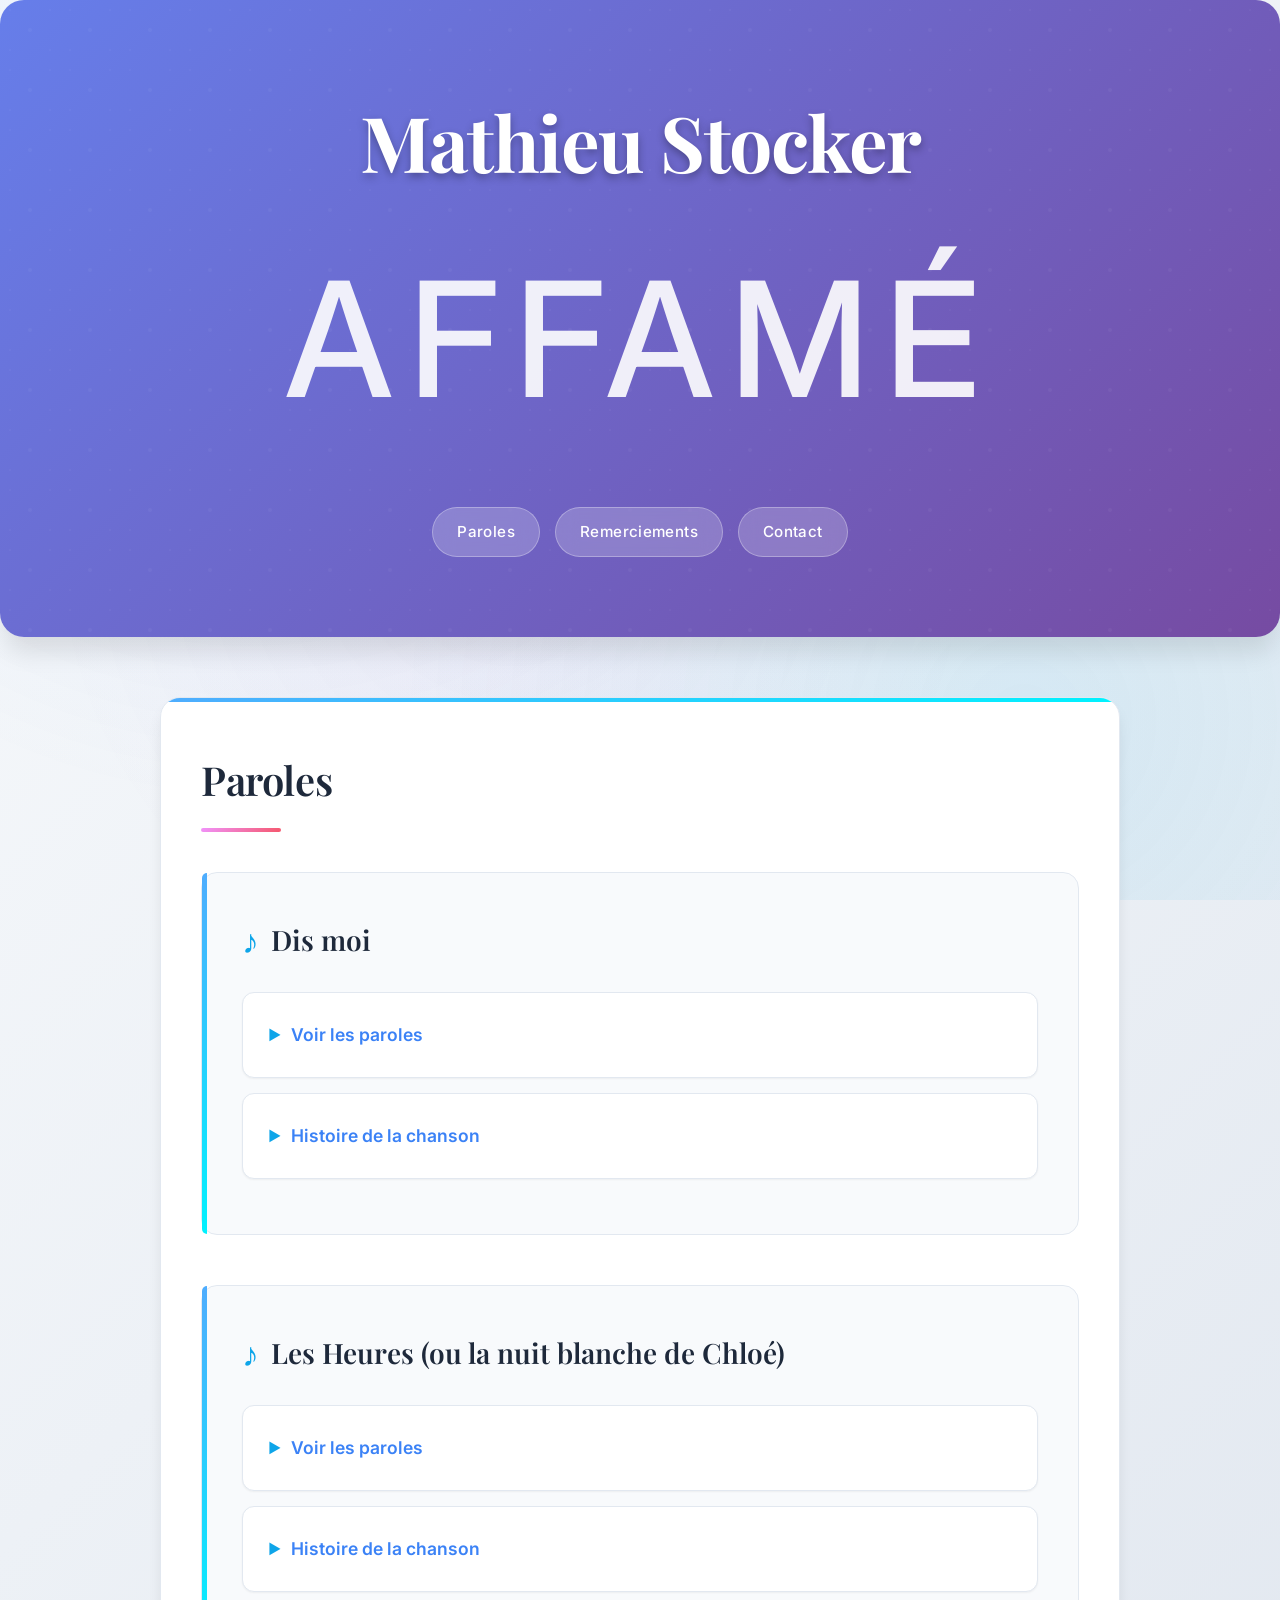
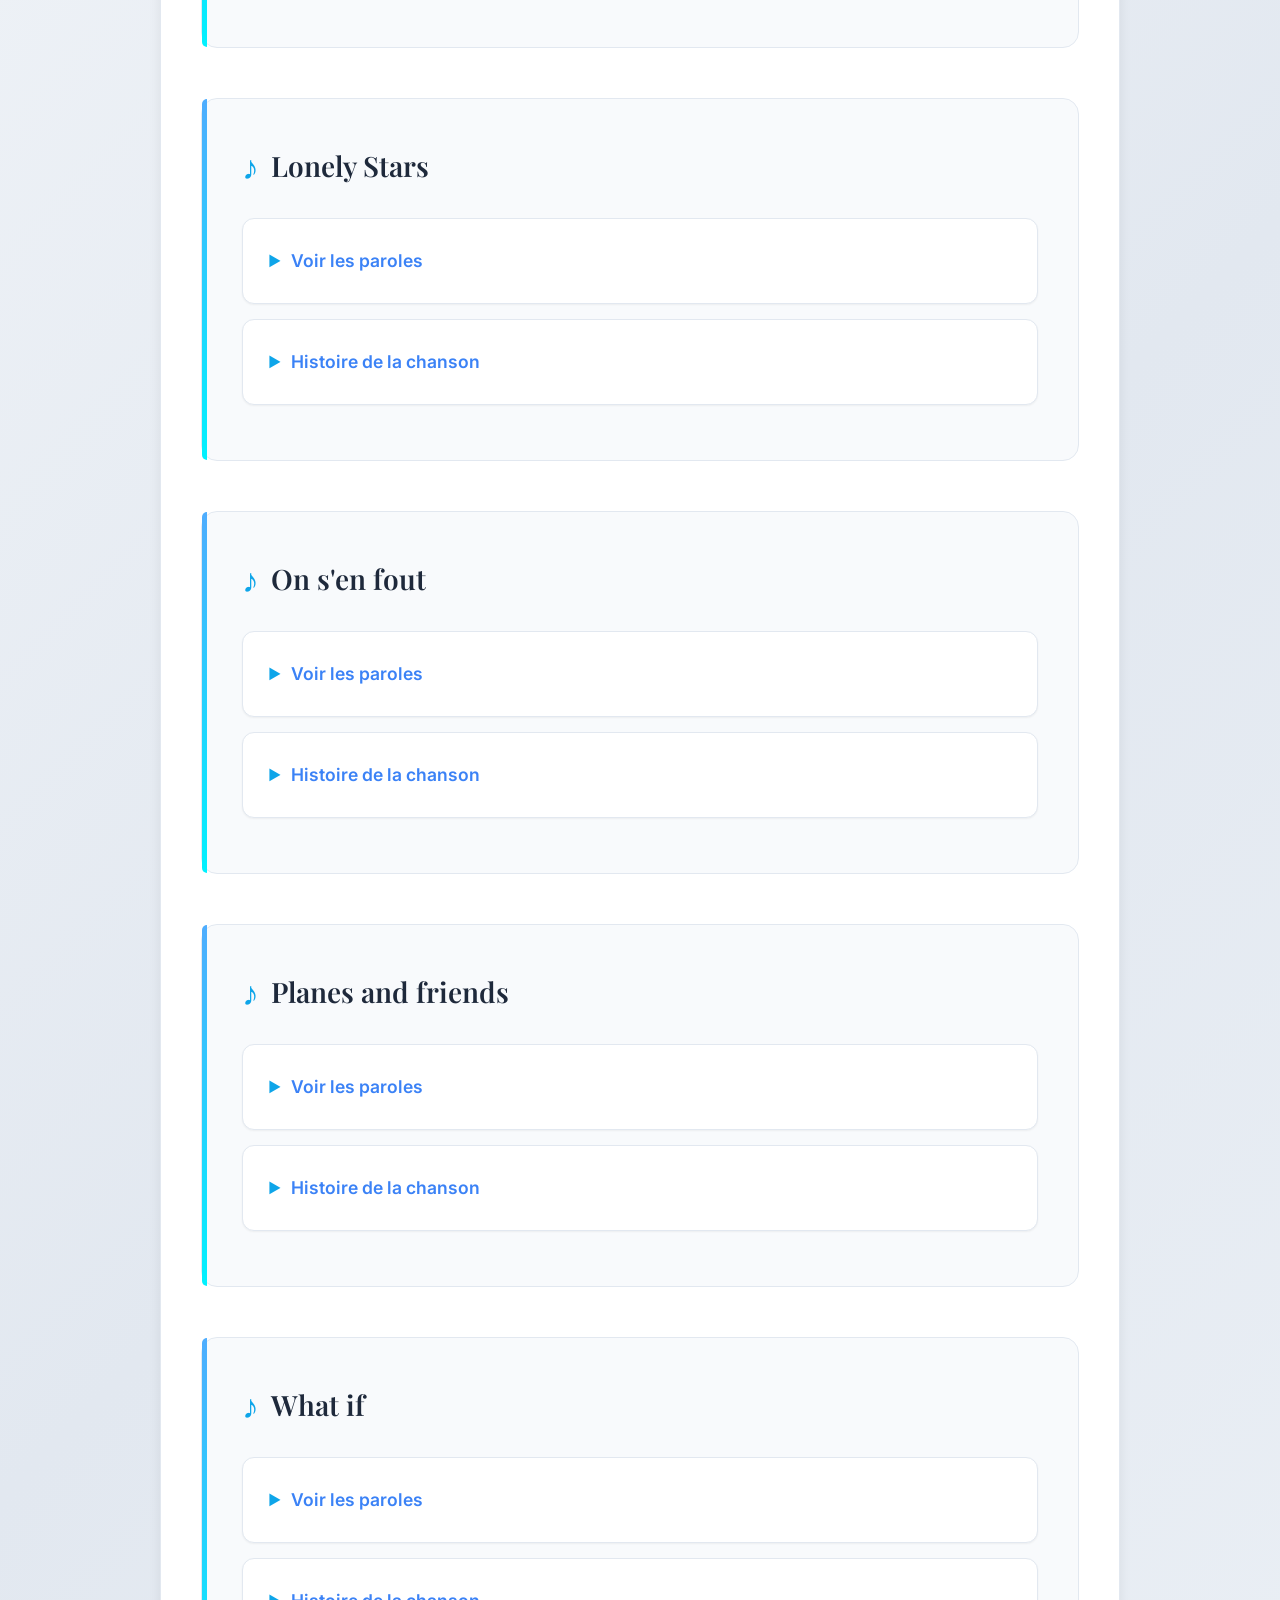
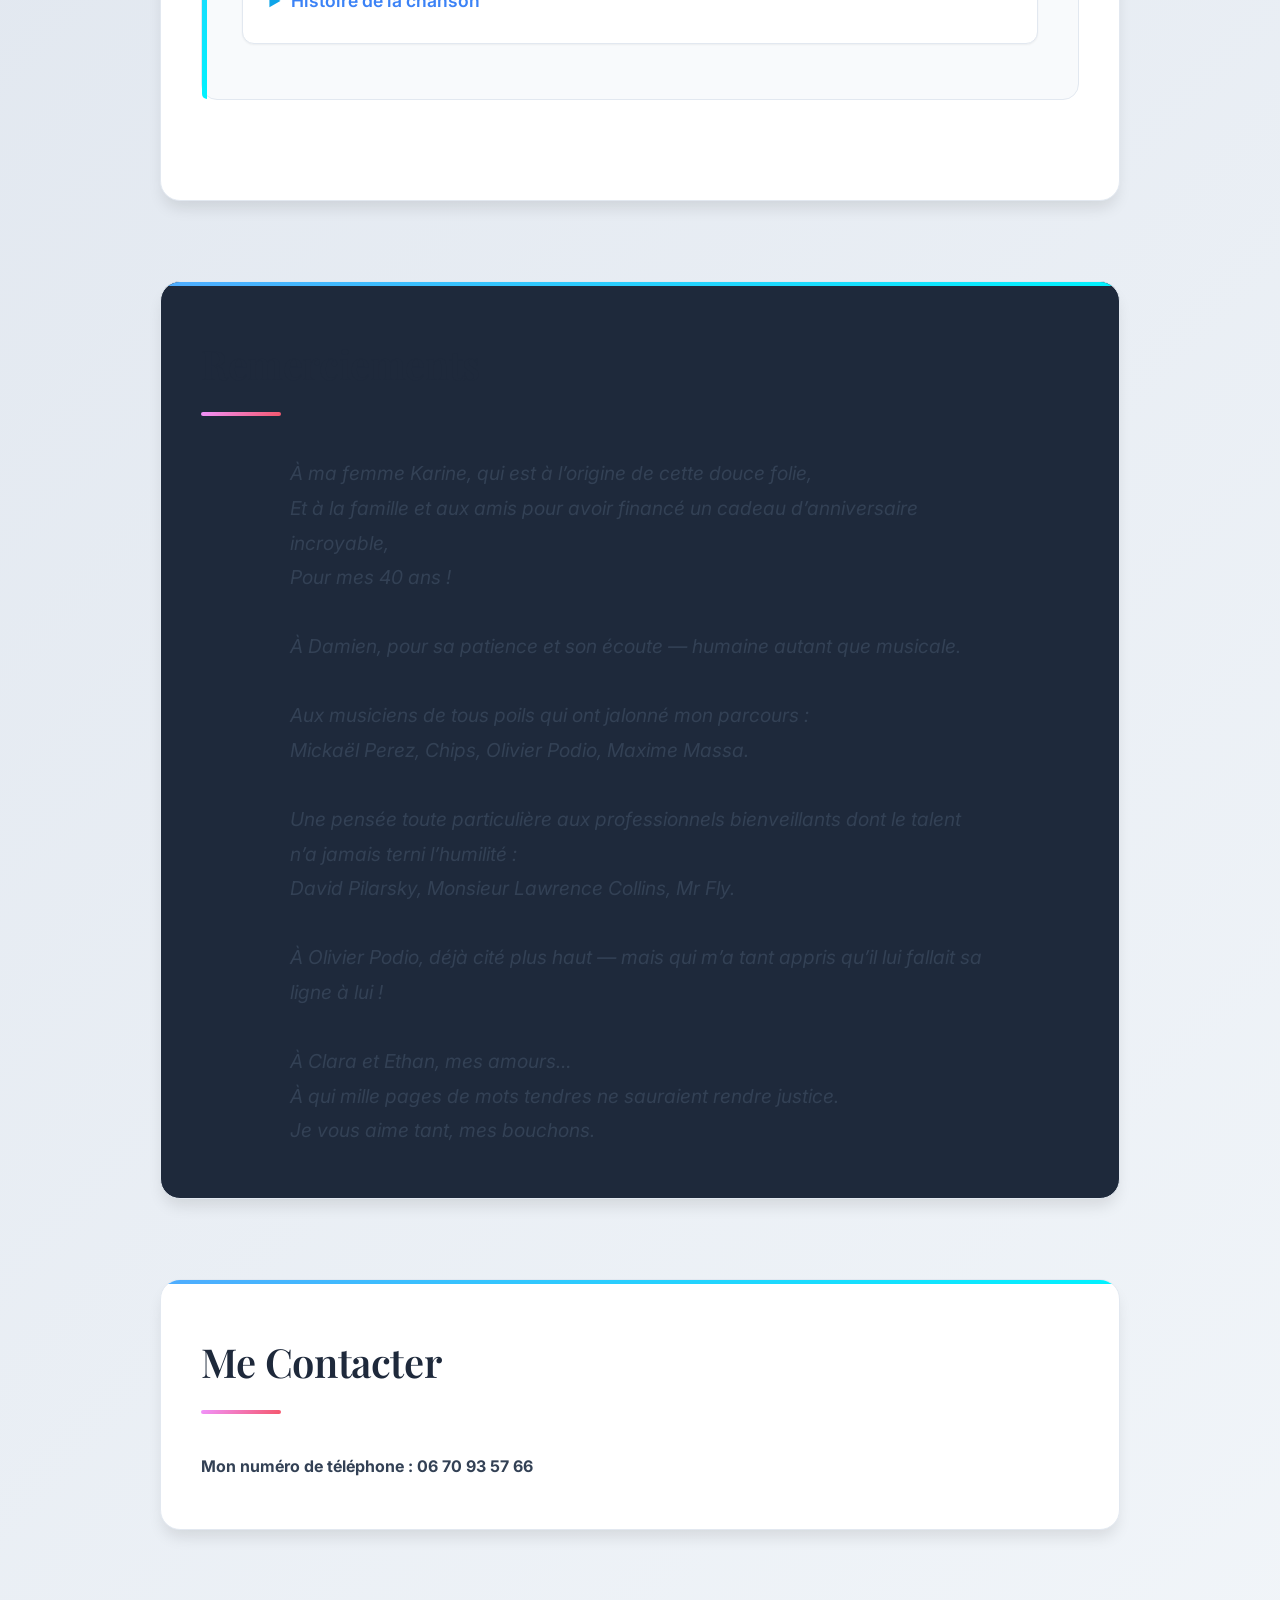
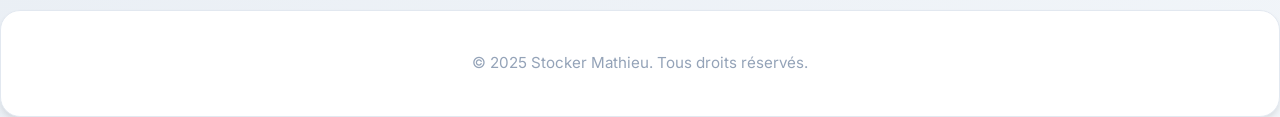
<file: index.html>
<!DOCTYPE html>
<html lang="fr">
<head>
  <meta charset="UTF-8">
  <meta name="viewport" content="width=device-width, initial-scale=1">
  <title>Mathieu Stocker - Livret</title>
  <link rel="stylesheet" href="./style.css">
</head>
<body>

  <header>
    <h1>Mathieu Stocker</h1>
    <p class="album-title">Affamé</p>
    <nav>
      <a href="#paroles">Paroles</a>
      <a href="#remerciements">Remerciements</a>
      <a href="#contact">Contact</a>
    </nav>
  </header>

  <main>
    <section id="paroles">
      <h2>Paroles</h2>

      <article class="chanson">
  <h3>Dis moi</h3>
  <details>
    <summary>Voir les paroles</summary>
    <pre>
---<b>Couplet 1</b>---
Tu disais qu’il n’y a rien sous ton armure
Pas l’ombre d’une fêlure
Sous ta peau de bébé

Finalement tu mentais, j’en étais sûr
Toi qui jouais les durs
Que t’est-il arrivé ?

C’est vrai, la vie nous a tous pris de court
Emportant pour toujours
Ce qu’on croyait éternel

Regarde sur nos visages l’eau qui coule
Sur toutes les joues autour
Les traces des larmes cruelles

---<b>Refrain</b>---
Tu t’es toujours moqué
De ma larme écrasée
Quand le moindre chagrin
Mouille le dos de ma main

L’ironie inoxydable
De ton sourire impeccable
Semble si loin ce soir

---<b>Pont</b>---
Dis-moi si là
Tu te sens toujours aussi fort
Dis-moi si là
Tu ris toujours aussi fort
Dis-moi si là
Tu penses encore que j’ai tort

---<b>Couplet 2</b>---
De l’eau, un sparadrap et un baiser
Sur un cœur arraché
Je sais, c’est pas grand-chose

Laisse-toi enfin aller dans cet espace-là
Qui s’ouvre entre mes bras
Accorde-toi une pause

Vas-y pleure
Laisse sortir tout ça
Dépose le poids de ta force qui t’aveugle

---<b>Refrain</b>---
Tu t’es toujours moqué
De ma larme écrasée
Quand le moindre chagrin
Mouille le dos de ma main

L’ironie inoxydable
De ton sourire impeccable
Semble si loin ce soir

---<b>Pont</b>---
Dis-moi si là
Tu te sens toujours aussi fort
Dis-moi si là
Tu ris toujours aussi fort
Dis-moi si là
Tu penses encore que j’ai tort
</pre>
</details>
<details>
<summary>Histoire de la chanson</summary>
<p>
À Jean-Jacques Goldman,<br>
Qui a sans doute influencé cette ligne mélodique,<br>
Peut-être plus que les autres.<br>

À Tiphaine Rollin,<br>
Qui a posé sa jolie voix sur ce titre,<br>
À la faveur d’une belle rencontre, il y a bien longtemps.<br>
<br>
Au temps qu’il m’a fallu pour terminer cette chanson (plus de dix ans !),<br>
Qui a connu d’autres rimes,<br>
D’autres histoires,<br>
Et bien des hésitations.
</p>
</details>

</article>

      <article class="chanson">
  <h3>Les Heures (ou la nuit blanche de Chloé)</h3>
  <details>
    <summary>Voir les paroles</summary>
    <pre>
---<b>Couplet 1</b>---
J’ai pas été habituée
À autre chose qu’un défilé
D’hommes qui en voulaient
À ma tranquillité
Et qui promettaient bien plus qu’ils ne pouvaient

---<b>Couplet 2</b>---
Pourtant, je ne demandais rien
Pas de prince charmant au sourire divin
Ni de mec marrant, ni de philosophe serein
Pas de chevalier me servant jusqu’à la Saint-Glinglin...

---<b>Refrain</b>---
J’ai pas dormi de la nuit
Assise au bord de mon lit
J’attendais que les heures passent
Immobiles, comme si
Tu leur avais jeté un sort
À ces heures où tout le monde dort
Je n’ai cessé de penser à toi
En regardant dehors

---<b>Couplet 3</b>---
Depuis que je suis toute petite
Les contes de fées parfumés à la violette
Aux extraits de guimauve me font tourner la tête
Comme une girouette un lendemain de fête

---<b>Couplet 4</b>---
Moi qui trouvais idiots les amoureux
Qui rêvent à leur chérie en contemplant les cieux
Comme si de leur vie ils n’avaient rien vu d’aussi bleu,
Même quand ils plantent leurs yeux dans l’azur pluvieux

---<b>Refrain</b>---
J’ai pas dormi de la nuit
Assise au bord de mon lit
J’attendais que les heures passent
Immobiles, comme si
Tu leur avais jeté un sort
À ces heures où tout le monde dort
Je n’ai cessé de penser à toi
En regardant dehors

---<b>Couplet 5</b>---
Les ailes qui poussent dans mon dos
Me chatouillent les idéaux
Mon esprit a quitté mon cerveau
Il est descendu d’un niveau,
Là, juste au niveau du cœur...

---<b>Refrain</b>---
J’ai pas dormi de la nuit
Assise au bord de mon lit
J’attendais que les heures passent
Immobiles, comme si
Tu leur avais jeté un sort
À ces heures où tout le monde dort
Je n’ai cessé de penser à toi
En regardant dehors
</pre>
</details>
<details>
<summary>Histoire de la chanson</summary>
<p>
À Chloé Ernest,<br>
Ce morceau n’existe que pour toi,<br>
Ta voix, et tes yeux pétillants.<br>
Tu le chantes bien mieux que moi...<br>
<br>
Si ce titre finit sur un album complet,<br>
Je ne te laisse pas d’autre choix<br>
Que de prendre place derrière le micro.<br>
Ces mots sont les premiers que nous ayons échangés,<br>
Avant même d’avoir entendu le son de ta voix.<br>
<br>
À Aurore Beneteau,<br>
Qui m’a offert le ukulélé<br>
Qui aurait dû sonner sur ce titre…<br>
Ça n’a pas marché,<br>
Mais la prochaine sera la bonne.
</p>
</details>

</article>
      <article class="chanson">
  <h3>Lonely Stars</h3>
  <details>
    <summary>Voir les paroles</summary>
    <pre>
---<b>Couplet 1</b>---
It took me quite a long time
To make my way out of this bar
I don’t really remember why

I only had one whiskey glass
That was just refilled several times
Can you tell me what’s wrong with that?

---<b>Couplet 2</b>---
I finally managed to reach
The door that opened on the street
Where people laughed and talked too loud

Saturday night turned out to be
Nothing but what it used to be
A lonely time among the crowd

---<b>Refrain</b>---
But do you know what it feels like
To light up the empty darkness
I don’t think that I am a genius
Nor a butthead, no kind of freak
I’m just a normal guy wasting ordinary light
In the emptiness of the dark
Just like so many others
Just like so many
Lonely stars

---<b>Couplet 3</b>---
I waited for fifteen minutes
The streetcar that I did not take
I made up my mind to walk home

As I entered my little flat
As tidy as it’s always been
I didn’t feel happy with that

---<b>Couplet 4</b>---
I sat down on the purple rug
In the middle of the living-room
I felt tears falling down my cheeks

When I woke up this morning
I was lying on the purple rug
I don’t really remember why

---<b>Refrain</b>---
But I do know what it feels like
To light up the empty darkness
I don’t think that I am a genius
Nor a butthead, no kind of freak
I’m just a normal guy wasting ordinary light
In the emptiness of the dark
Just like so many others
Just like so many
Lonely stars

---<b>Pont</b>---
But do you know how it feels?
Do you know how it feels?

---<b>Refrain</b>---
But do you know how it feels
To light up the empty darkness
I don’t think that I am a genius
Nor a butthead, no kind of freak
I’m just a normal guy wasting ordinary light
In the emptiness of the dark
Just like so many others
Just like so many
Lonely stars
Lonely stars... Lonely stars.
</pre>
    <details>
      <summary>Voir la traduction</summary>
      <pre>
ÉTOILES ESSEULÉES

---<b>Couplet 1</b>---
Il m’a fallu pas mal de temps
Pour m’extraire de ce bar
Je ne me souviens pas vraiment pourquoi

Je n’ai pris qu’un verre de whisky
Que j’ai rempli plusieurs fois
Qu’y a-t-il de mal à ça ?

---<b>Couplet 2</b>---
J’ai fini par atteindre la porte
Qui s’ouvrait sur la rue
Où l’on parlait et riait trop fort

Au bout du compte, ce samedi soir
Ressemble aux autres samedis soirs
Un moment de solitude parmi la multitude

---<b>Refrain</b>---
Sais-tu seulement ce que ça fait
D’éclairer le vide des ténèbres ?
Je ne me prends pas pour un génie,
Ni pour un débile, ni pour un mec bizarre
Je ne suis qu’un type normal
Qui gâche sa lumière ordinaire
Comme tant d’autres
Tout comme tant d’autres
Étoiles esseulées

---<b>Couplet 3</b>---
J’ai attendu un bon quart d’heure
Le tram que je n’ai pas pris
J’ai décidé de rentrer à pied

En rentrant dans mon appartement
Aussi nickel qu’à l’accoutumée
Ça ne m’a pas rendu plus heureux que ça

---<b>Couplet 4</b>---
Je me suis assis sur le tapis mauve
Là, au milieu du salon
J’ai senti les larmes sur mes joues

Quand je me suis réveillé ce matin
J’étais couché sur le tapis mauve
Je ne me souviens pas vraiment pourquoi
</pre>
</details>
</details>
<details>
<summary>Histoire de la chanson</summary>
<p>
À Florian et Élodie Marchive,<br>
Fidèles des premières heures,<br>
Qui ont su apprécier cette chanson<br>
Avant même que je sois capable de la jouer<br>
D’une traite !<br>
<br>
À Jean-Philippe “Chips” Rabier,<br>
À qui cette chanson était d’abord destinée.<br>
Clyde en aurait fait quelque chose de plus rock’n’roll !
</p>
</details>

</article>
      <article class="chanson">
  <h3>On s'en fout</h3>
  <details>
    <summary>Voir les paroles</summary>
    <pre>
---<b>Couplet 1</b>---
Je ne sais pas où va nous mener
Cette histoire que l’on vient de commencer
Je ne sais pas si l’on viendrait nous chercher
Si l’on venait à s’égarer

Je ne sais pas si tu es fait pour moi
Je ne sais pas si je suis faite pour toi
Mais ce que je sais, c’est que ça ne coûte rien
D’essayer

---<b>Pré-refrain</b>---
On va où ?
Je sais pas
On s’en fout

---<b>Refrain</b>---
Viens avec moi t’allonger dans l’herbe
Lève la tête et regarde le ciel
Pour voir ce qu’on nous y réserve
Des moutons, des arbres, des ailes, des zèbres
Les nuages dont on fait les rêves
Dessinent peut-être l’enfant dont tu rêves

---<b>Couplet 2</b>---
Je ne suis pas bien malin mais pas complètement idiot
Je vois bien le passé qui maltraite ton dos
Les espoirs oubliés qui pèsent comme un fardeau
Avenirs jamais nés, qui étaient pourtant si beaux

Je ne sais pas si tu es fait pour moi
Je ne sais pas si je suis faite pour toi
Mais ce que je sais, c’est que ça ne coûte rien
D’essayer

---<b>Refrain</b>---
Viens avec moi t’allonger dans l’herbe
Lève la tête et regarde le ciel
Pour voir ce qu’on nous y réserve
Des moutons, des arbres, des ailes, des zèbres
Les nuages dont on fait les rêves
Dessinent peut-être l’enfant dont tu rêves

---<b>Refrain</b>---
Viens avec moi t’allonger dans l’herbe
Lève la tête et regarde le ciel
Pour voir ce qu’on nous y réserve
Des moutons, des arbres, des ailes, des zèbres

Les nuages dont on fait les rêves
Dessinent peut-être l’enfant dont tu rêves
</pre>
</details>
<details>
<summary>Histoire de la chanson</summary>
<p>
À Karine Rebecca Delas Stocker,<br>
Ma p’tite femme qui me supporte chaque jour,<br>
<br>
Merci d’avoir chanté,<br>
Merci d’avoir eu cette idée de cadeau insensé,<br>
Merci d’être à l’écoute, toujours,<br>
De me surprendre, encore.<br>
<br>
Ceci est notre chanson à nous,<br>
L’une de celles dont je suis le plus fier<br>
(Elle a même reçu la troisième place dans un concours, chantée par d’autres !)<br>
<br>
Voilà pourquoi elle clôture cette belle aventure.
</p>
</details>

</article>
      <article class="chanson">
  <h3>Planes and friends</h3>
  <details>
    <summary>Voir les paroles</summary>
    <pre>
---<b>Couplet 1</b>---
It’s just a weekend trip to ease my mind
A one-hour flight away from my life

As I am stepping into the terminal
I guess this is nothing but a memory

---<b>Refrain</b>---
I would say
Every now and then
When I was younger
Then I would pretend
Everything starts out with a plane

---<b>Couplet 2</b>---
I do remember the first time when
I left my homeland to live abroad

A strange mixture of fear and desire
I felt very anxious, but I liked it

Well, I guess fascination is rather toxic
For I am looking forward to knowing it, knowing it once more

---<b>Refrain</b>---
I’d like to say
I’d like to say again
Before I’m older
Then I shall pretend
Everything starts out, everything starts out with a plane

---<b>Couplet 3</b>---
Even if I was not a wealthy man,
My wage was nothing to complain about

I liked my job and I liked Germany
But there were a few people I missed too much

I finally decided to come back to France
Start it all over again next to my kins

---<b>Pont</b>---
I can say
What I didn’t know then
Though I am dead sure
I’ll get away again

---<b>Refrain</b>---
Everything starts out, everything starts out, everything
Starts out with a friend
</pre>
    <details>
      <summary>Voir la traduction</summary>
      <pre>
AVIONS ET AMIS

---<b>Couplet 1</b>---
Ce n’est qu’un p’tit week-end pour souffler
À une heure de vol de ma vie.

Alors que j’entre dans l’aéroport,
Un frisson me parcourt l’échine.

Je n’ai pas froid, je n’ai pas peur,
J’imagine que ce n’est qu’un souvenir.

---<b>Refrain</b>---
Comme je le disais parfois
Quand j’étais plus jeune que je ne prétendais l’être
Tout commence par un avion.

---<b>Couplet 2</b>---
Je me souviens bien de la première fois
Où j’ai quitté ma terre natale pour vivre à l’étranger.

Un mélange étrange, peur et désir à la fois,
Que j’aimais malgré la trouille.

La fascination doit être addictive,
Parce qu’il me tarde de la ressentir encore une fois.

---<b>Refrain</b>---
Je voudrais encore pouvoir dire
Avant d’être plus vieux que je ne prétends l’être
Que tout commence par un avion.

---<b>Couplet 3</b>---
Même si je n’étais pas riche,
Je n’avais pas à me plaindre de mon salaire.

J’aimais mon boulot, j’aimais l’Allemagne,
Mais certaines personnes me manquaient trop.

J’ai finalement décidé de rentrer en France,
Et de tout recommencer, auprès des miens.

---<b>Refrain</b>---
Aujourd’hui je peux dire ce que j’ignorais alors,
Bien que je sois certain de repartir un jour :
Tout commence par un ami.
</pre>
</details>
</details>
<details>
<summary>Histoire de la chanson</summary>
<p>
À Olivier Podio,<br>
Fils de ma tante et tellement plus que ça.<br>
<br>
Nous avons tant partagé en nous voyant si peu,<br>
Mais à chaque fois, c’était comme si nous nous étions quittés la veille.<br>
<br>
Tu es la partie visible et brillante de notre iceberg,<br>
Nos eaux figées, si différentes,<br>
Mais arrachées au flanc d’une même montagne.<br>
<br>
Tu m’as permis de trouver en moi<br>
Le peu de confiance que j’ai aujourd’hui,<br>
Et l’humilité qui, paradoxalement, me faisait défaut.<br>
<br>
Merci pour tout, vraiment.
</p>
</details>

</article>
      <article class="chanson">
  <h3>What if</h3>
  <details>
    <summary>Voir les paroles</summary>
    <pre>
---<b>Couplet 1</b>---
We were both born under the same star
That shines uncanny lights
On the path in front of us

We like to stop and stare for hours
Watching tiny little things
Observing ants, observing bugs

I've been through every difficulty
You are experiencing
I am striving to make your burden
A little lighter...

---<b>Refrain</b>---
What if, what if I didn't make it
What if I simply failed, even that close to the aim
What if, what if I fell down from the edge
Would you still call me Daddy?

---<b>Couplet 2</b>---
Maybe we will bear the same scar
That gives uncanny charms
To those who don’t care to be alone

Every aspect of your temper
Is genetically mine
Will you ever forgive me?

---<b>Refrain (x2)</b>---
What if, what if I didn't make it
What if I simply failed, even that close to the aim
What if, what if I fell down from the edge
Would you still call me Daddy?
</pre>
    <details>
      <summary>Voir la traduction</summary>
      <pre>
</>
</pre>
</details>
</details>
<details>
<summary>Histoire de la chanson</summary>
<p>
</>
</p>
</details>

</article>
      
    </section>

    <section id="remerciements">
      <h2>Remerciements</h2>
      <p>
        À ma femme Karine, qui est à l’origine de cette douce folie,<br>
Et à la famille et aux amis pour avoir financé un cadeau d’anniversaire incroyable,<br>
Pour mes 40 ans !<br>
<br>
À Damien, pour sa patience et son écoute — humaine autant que musicale.<br>
<br>
Aux musiciens de tous poils qui ont jalonné mon parcours :<br>
Mickaël Perez, Chips, Olivier Podio, Maxime Massa.<br>
<br>
Une pensée toute particulière aux professionnels bienveillants dont le talent n’a jamais terni l’humilité :<br>
David Pilarsky, Monsieur Lawrence Collins, Mr Fly.<br>
<br>
À Olivier Podio, déjà cité plus haut — mais qui m’a tant appris qu’il lui fallait sa ligne à lui !<br>
<br>
À Clara et Ethan, mes amours…<br>
À qui mille pages de mots tendres ne sauraient rendre justice.<br>
Je vous aime tant, mes bouchons.
      </p>
    </section>

    <section id="contact">
      <h2>Me Contacter</h2>
      <h4>Mon numéro de téléphone : 06 70 93 57 66</h4>
    </section>
  </main>

  <footer>
    <p>&copy; 2025 Stocker Mathieu. Tous droits réservés.</p>
  </footer>

</body>
</html>
</file>
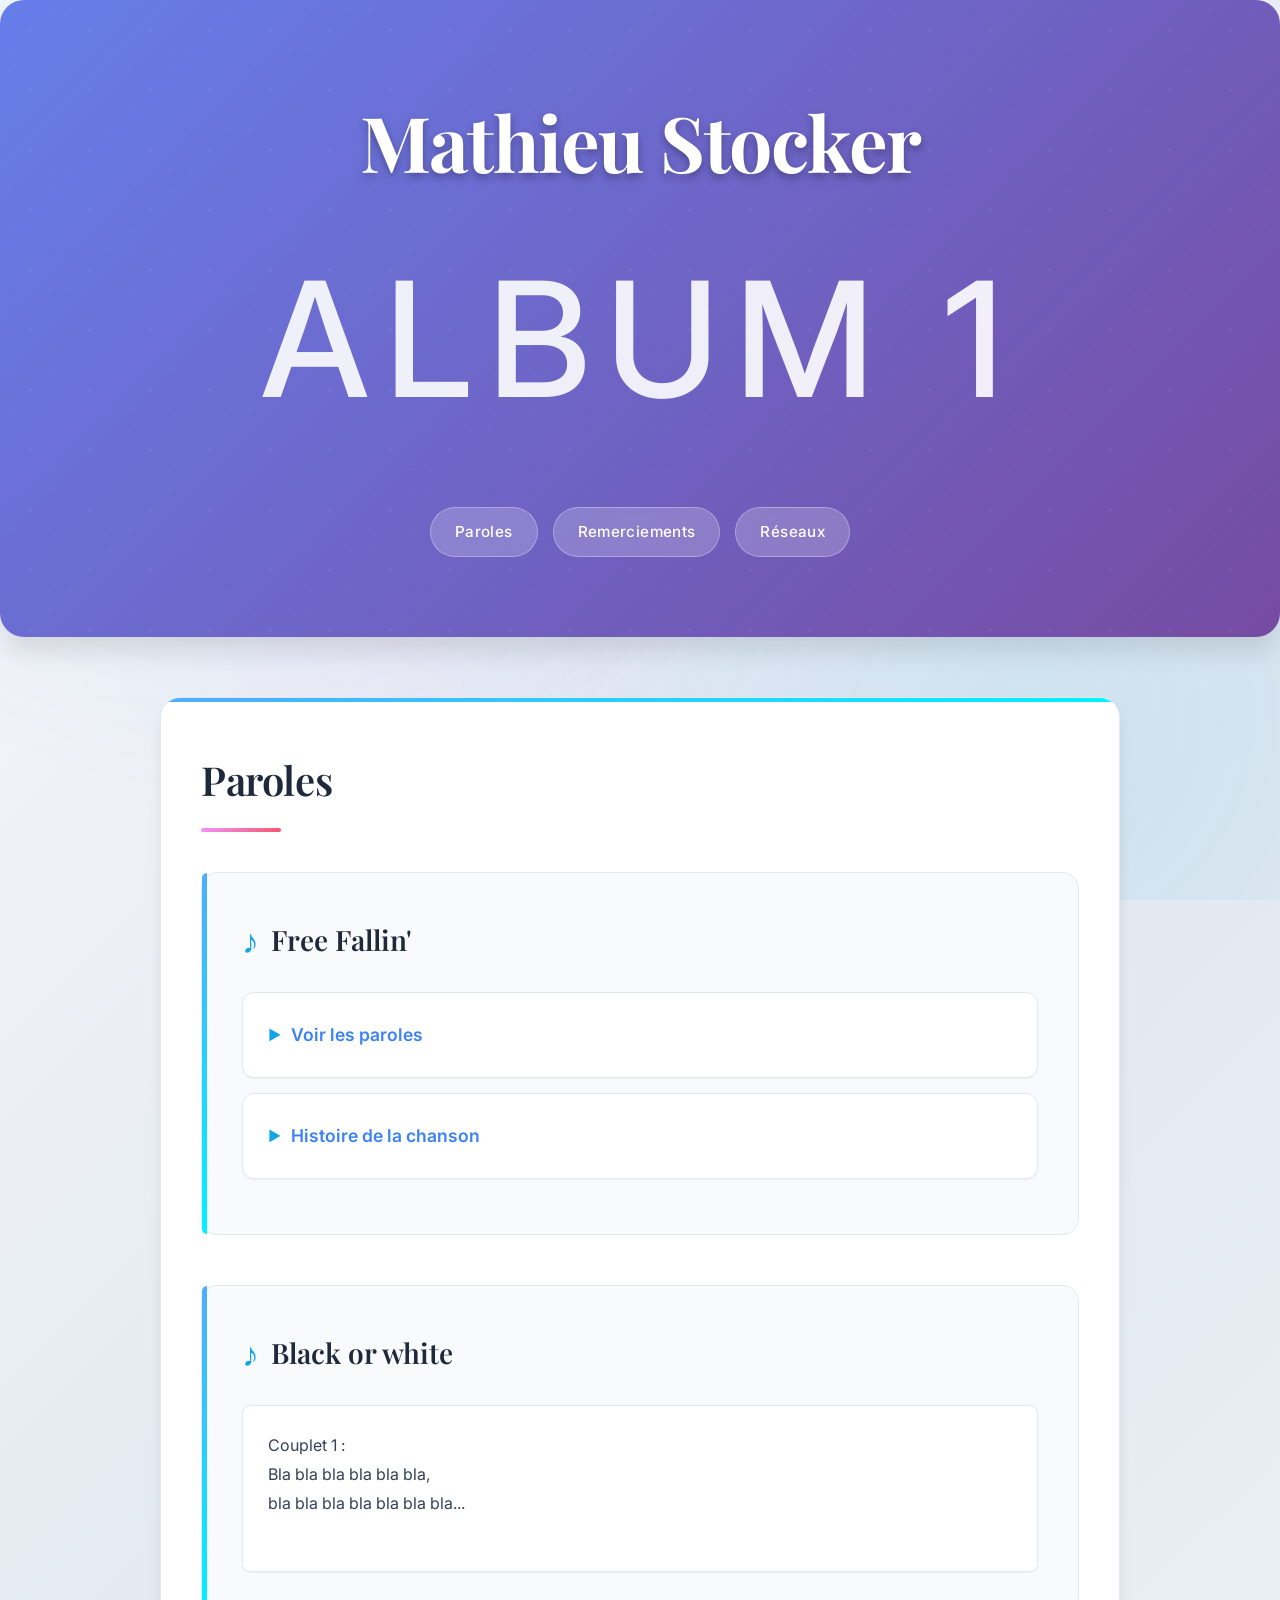
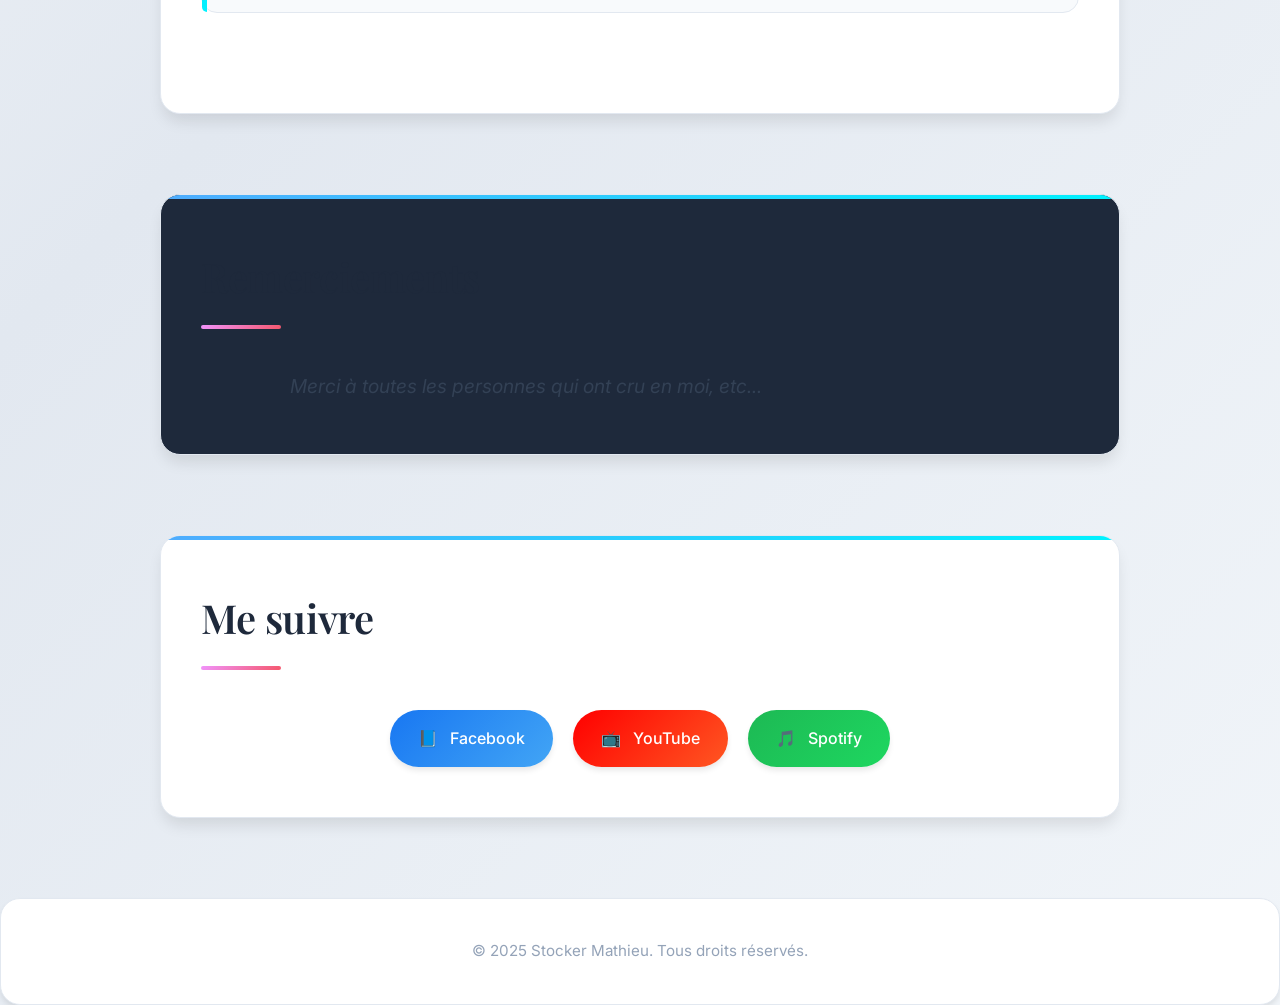
<file: main.html>
<!DOCTYPE html>
<html lang="fr">
<head>
  <meta charset="UTF-8">
  <meta name="viewport" content="width=device-width, initial-scale=1">
  <title>Album - Livret</title>
  <link rel="stylesheet" href="style.css">
</head>
<body>

  <header>
    <h1>Mathieu Stocker</h1>
    <p class="album-title">Album 1</p>
    <nav>
      <a href="#paroles">Paroles</a>
      <a href="#remerciements">Remerciements</a>
      <a href="#reseaux">Réseaux</a>
    </nav>
  </header>

  <main>
    <section id="paroles">
      <h2>Paroles</h2>

      <article class="chanson">
  <h3>Free Fallin'</h3>
  <details>
    <summary>Voir les paroles</summary>
    <pre>
Couplet 1 :
Bla bla bla bla bla bla,
bla bla bla bla bla bla bla...

Refrain :
Bla bla bla bla bla bla...
</pre>
</details>
<details>
<summary>Histoire de la chanson</summary>
<p>
J’ai écrit cette chanson en pensant à [...]. Elle est née d’une improvisation en studio, etc.
</p>
</details>

</article>

      <article class="chanson">
        <h3>Black or white</h3>
        <pre>
Couplet 1 :
Bla bla bla bla bla bla,
bla bla bla bla bla bla bla...
        </pre>
      </article>
      
    </section>

    <section id="remerciements">
      <h2>Remerciements</h2>
      <p>
        Merci à toutes les personnes qui ont cru en moi, etc...
      </p>
    </section>

    <section id="reseaux">
      <h2>Me suivre</h2>
      <ul class="social-links">
        <li><a href="facebook" target="_blank">Facebook</a></li>
        <li><a href="youtube" target="_blank">YouTube</a></li>
        <li><a href="spotify" target="_blank">Spotify</a></li>
      </ul>
    </section>
  </main>

  <footer>
    <p>&copy; 2025 Stocker Mathieu. Tous droits réservés.</p>
  </footer>

</body>
</html>
</file>
<file: style.css>
@import url('https://fonts.googleapis.com/css2?family=Inter:wght@300;400;500;600;700&family=Playfair+Display:wght@400;600;700&display=swap');

:root {
  --primary-color: #1e293b;
  --secondary-color: #3b82f6;
  --accent-color: #0ea5e9;
  --text-color: #334155;
  --text-light: #64748b;
  --text-muted: #94a3b8;
  --bg-primary: #ffffff;
  --bg-secondary: #f8fafc;
  --bg-tertiary: #f1f5f9;
  --border-color: #e2e8f0;
  --shadow-sm: 0 1px 2px 0 rgba(0, 0, 0, 0.05);
  --shadow: 0 4px 6px -1px rgba(0, 0, 0, 0.1);
  --shadow-lg: 0 10px 15px -3px rgba(0, 0, 0, 0.1);
  --shadow-xl: 0 20px 25px -5px rgba(0, 0, 0, 0.1);
  --gradient-primary: linear-gradient(135deg, #667eea 0%, #764ba2 100%);
  --gradient-secondary: linear-gradient(135deg, #f093fb 0%, #f5576c 100%);
  --gradient-accent: linear-gradient(135deg, #4facfe 0%, #00f2fe 100%);
}

* {
  margin: 0;
  padding: 0;
  box-sizing: border-box;
}

body {
  font-family: 'Inter', -apple-system, BlinkMacSystemFont, sans-serif;
  line-height: 1.6;
  background: linear-gradient(135deg, #f8fafc 0%, #e2e8f0 50%, #f1f5f9 100%);
  color: var(--text-color);
  padding: 0;
  min-height: 100vh;
  position: relative;
}

body::before {
  content: '';
  position: fixed;
  top: 0;
  left: 0;
  right: 0;
  bottom: 0;
  background: 
    radial-gradient(circle at 20% 20%, rgba(59, 130, 246, 0.1) 0%, transparent 50%),
    radial-gradient(circle at 80% 80%, rgba(14, 165, 233, 0.1) 0%, transparent 50%),
    radial-gradient(circle at 40% 60%, rgba(168, 85, 247, 0.05) 0%, transparent 50%);
  z-index: -1;
  pointer-events: none;
}

.container {
  max-width: 1000px;
  margin: 0 auto;
  padding: 20px;
}

header {
  text-align: center;
  padding: 80px 40px;
  background: var(--gradient-primary);
  border-radius: 24px;
  margin-bottom: 60px;
  box-shadow: var(--shadow-xl);
  color: white;
  position: relative;
  overflow: hidden;
  backdrop-filter: blur(20px);
}

header::before {
  content: '';
  position: absolute;
  top: 0;
  left: 0;
  right: 0;
  bottom: 0;
  background: url("data:image/svg+xml,%3Csvg width='60' height='60' viewBox='0 0 60 60' xmlns='http://www.w3.org/2000/svg'%3E%3Cg fill='none' fill-rule='evenodd'%3E%3Cg fill='%23ffffff' fill-opacity='0.1'%3E%3Ccircle cx='30' cy='30' r='2'/%3E%3Ccircle cx='10' cy='10' r='1'/%3E%3Ccircle cx='50' cy='10' r='1'/%3E%3Ccircle cx='10' cy='50' r='1'/%3E%3Ccircle cx='50' cy='50' r='1'/%3E%3C/g%3E%3C/g%3E%3C/svg%3E") repeat;
  opacity: 0.4;
}

header * {
  position: relative;
  z-index: 1;
}

header h1 {
  font-family: 'Playfair Display', serif;
  font-size: clamp(3rem, 6vw, 5rem);
  font-weight: 700;
  margin-bottom: 0.5rem;
  text-shadow: 0 4px 8px rgba(0, 0, 0, 0.3);
  letter-spacing: -0.02em;
}

.album-title {
  font-size: 10rem;
  font-weight: 500;
  opacity: 0.9;
  margin-bottom: 2.5rem;
  letter-spacing: 0.1em;
  text-transform: uppercase;
  font-family: 'Inter', sans-serif;
}

nav {
  margin-top: 40px;
  display: flex;
  justify-content: center;
  flex-wrap: wrap;
  gap: 15px;
}

nav a {
  display: inline-flex;
  align-items: center;
  padding: 12px 24px;
  text-decoration: none;
  font-weight: 500;
  color: white;
  background: rgba(255, 255, 255, 0.2);
  border-radius: 50px;
  transition: all 0.3s cubic-bezier(0.4, 0, 0.2, 1);
  backdrop-filter: blur(10px);
  border: 1px solid rgba(255, 255, 255, 0.3);
  font-size: 0.95rem;
  letter-spacing: 0.025em;
}

nav a:hover {
  background: rgba(255, 255, 255, 0.3);
  transform: translateY(-2px);
  box-shadow: 0 8px 25px rgba(0, 0, 0, 0.2);
  border-color: rgba(255, 255, 255, 0.5);
}

main {
  max-width: 1000px;
  margin: 0 auto;
  padding: 0 20px;
}

main section {
  margin-bottom: 80px;
  background: var(--bg-primary);
  border-radius: 20px;
  padding: 50px 40px;
  box-shadow: var(--shadow-lg);
  transition: all 0.3s ease;
  border: 1px solid var(--border-color);
  position: relative;
  overflow: hidden;
}

main section::before {
  content: '';
  position: absolute;
  top: 0;
  left: 0;
  right: 0;
  height: 4px;
  background: var(--gradient-accent);
  border-radius: 20px 20px 0 0;
}

main section:hover {
  transform: translateY(-4px);
  box-shadow: var(--shadow-xl);
}

h2 {
  font-family: 'Playfair Display', serif;
  font-size: 2.5rem;
  font-weight: 600;
  margin-bottom: 40px;
  color: var(--primary-color);
  position: relative;
  padding-bottom: 20px;
  letter-spacing: -0.01em;
}

h2::after {
  content: '';
  position: absolute;
  bottom: 0;
  left: 0;
  width: 80px;
  height: 4px;
  background: var(--gradient-secondary);
  border-radius: 2px;
}

.chanson {
  margin-bottom: 50px;
  padding: 40px;
  background: var(--bg-secondary);
  border-radius: 16px;
  border: 1px solid var(--border-color);
  transition: all 0.3s ease;
  position: relative;
}

.chanson::before {
  content: '';
  position: absolute;
  left: 0;
  top: 0;
  bottom: 0;
  width: 5px;
  background: var(--gradient-accent);
  border-radius: 16px 0 0 16px;
}

.chanson:hover {
  transform: translateX(8px);
  box-shadow: var(--shadow-lg);
  background: var(--bg-primary);
}

.chanson h3 {
  font-size: 1.75rem;
  color: var(--primary-color);
  margin-bottom: 25px;
  font-weight: 600;
  font-family: 'Playfair Display', serif;
  display: flex;
  align-items: center;
  gap: 12px;
}

.chanson h3::before {
  content: '♪';
  font-size: 1.2em;
  color: var(--accent-color);
  font-weight: 400;
}

details {
  background: var(--bg-primary);
  padding: 20px 25px;
  margin-bottom: 15px;
  border: 1px solid var(--border-color);
  border-radius: 12px;
  box-shadow: var(--shadow-sm);
  transition: all 0.3s ease;
  overflow: hidden;
}

details:hover {
  border-color: var(--accent-color);
  transform: translateY(-1px);
  box-shadow: var(--shadow);
}

details[open] {
  background: linear-gradient(135deg, #133174 0%, #38006d 100%);
  border-color: var(--secondary-color);
  box-shadow: var(--shadow);
}

details[open]::before {
  content: '';
  position: absolute;
  top: 0;
  left: 0;
  right: 0;
  height: 3px;
  background: var(--gradient-accent);
  border-radius: 12px 12px 0 0;
}

summary {
  font-weight: 600;
  cursor: pointer;
  color: var(--secondary-color);
  padding: 8px 0;
  font-size: 1.1rem;
  display: flex;
  align-items: center;
  gap: 10px;
  transition: all 0.2s ease;
  list-style: none;
  position: relative;
}

summary::-webkit-details-marker {
  display: none;
}

summary::before {
  content: '▶';
  transition: transform 0.3s ease;
  font-size: 0.8em;
  color: var(--accent-color);
}

details[open] summary::before {
  transform: rotate(90deg);
}

summary:hover {
  color: var(--accent-color);
  padding-left: 5px;
}

pre {
  background: var(--bg-primary);
  padding: 25px;
  border-left: 5px solid var(--secondary-color);
  white-space: pre-wrap;
  border-radius: 8px;
  font-family: 'Inter', sans-serif;
  font-size: 1rem;
  line-height: 1.8;
  color: var(--text-color);
  margin-top: 15px;
  box-shadow: var(--shadow-sm);
  border: 1px solid var(--border-color);
}

details p {
  margin-top: 15px;
  color: var(--text-color);
  line-height: 1.7;
  font-size: 1rem;
  padding: 20px;
  background: var(--bg-primary);
  border-radius: 8px;
  border: 1px solid var(--border-color);
  box-shadow: var(--shadow-sm);
}

#remerciements {
  background: #1e293b;
  text-align: left;
}

#remerciements p {
  font-size: 1.2rem;
  line-height: 1.8;
  color: var(--text-color);
  font-style: italic;
  max-width: 700px;
  margin: 0 auto;
  padding: 0;
  background: none;
  border: none;
  box-shadow: none;
}

.social-links {
  list-style: none;
  padding: 0;
  display: flex;
  justify-content: center;
  gap: 20px;
  flex-wrap: wrap;
}

.social-links li {
  margin-bottom: 0;
}

.social-links a {
  display: inline-flex;
  align-items: center;
  gap: 12px;
  padding: 16px 28px;
  text-decoration: none;
  color: white;
  background: var(--gradient-primary);
  border-radius: 50px;
  font-weight: 500;
  font-size: 1rem;
  transition: all 0.3s cubic-bezier(0.4, 0, 0.2, 1);
  box-shadow: var(--shadow);
  position: relative;
  overflow: hidden;
}

.social-links a[href*="facebook"] {
  background: linear-gradient(135deg, #1877f2 0%, #42a5f5 100%);
}

.social-links a[href*="facebook"]::before {
  content: '📘';
}

.social-links a[href*="youtube"] {
  background: linear-gradient(135deg, #ff0000 0%, #ff5722 100%);
}

.social-links a[href*="youtube"]::before {
  content: '📺';
}

.social-links a[href*="spotify"] {
  background: linear-gradient(135deg, #1db954 0%, #1ed760 100%);
}

.social-links a[href*="spotify"]::before {
  content: '🎵';
}

.social-links a:hover {
  transform: translateY(-3px) scale(1.05);
  box-shadow: var(--shadow-xl);
}

footer {
  text-align: center;
  margin-top: 80px;
  padding: 40px;
  color: var(--text-muted);
  background: var(--bg-primary);
  border-radius: 20px;
  box-shadow: var(--shadow);
  font-size: 0.95rem;
  border: 1px solid var(--border-color);
}

/* Animations */
@keyframes fadeInUp {
  from {
    opacity: 0;
    transform: translateY(40px);
  }
  to {
    opacity: 1;
    transform: translateY(0);
  }
}

.chanson {
  animation: fadeInUp 0.8s ease forwards;
}

.chanson:nth-child(2) { animation-delay: 0.1s; }
.chanson:nth-child(3) { animation-delay: 0.2s; }
.chanson:nth-child(4) { animation-delay: 0.3s; }

/* Responsive Design */
@media (max-width: 768px) {
  body {
    padding: 10px;
  }
  
  header {
    padding: 50px 20px;
    margin-bottom: 40px;
    border-radius: 16px;
  }
  
  header h1 {
    font-size: 2.5rem;
  }
  
  nav {
    flex-direction: column;
    align-items: center;
  }
  
  nav a {
    width: 200px;
    justify-content: center;
  }
  
  main section {
    padding: 30px 20px;
    margin-bottom: 40px;
    border-radius: 16px;
  }
  
  h2 {
    font-size: 2rem;
  }
  
  .chanson {
    padding: 25px;
    margin-bottom: 30px;
  }
  
  .chanson h3 {
    font-size: 1.4rem;
  }
  
  .social-links {
    flex-direction: column;
    align-items: center;
  }
  
  .social-links a {
    width: 250px;
    justify-content: center;
  }
    .album-title {
    font-size: 3rem;
  }
}

@media (max-width: 480px) {
  main {
    padding: 0 10px;
  }
  
  main section {
    padding: 20px 15px;
  }
  
  .chanson {
    padding: 20px;
  }
  
  details {
    padding: 15px 20px;
  }
  
  pre {
    padding: 20px;
  }
}

/* Smooth scrolling */
html {
  scroll-behavior: smooth;
}

/* Selection styling */
::selection {
  background: var(--accent-color);
  color: white;
}

/* Focus states for accessibility */
summary:focus,
nav a:focus,
.social-links a:focus {
  outline: 2px solid var(--accent-color);
  outline-offset: 2px;
}

/* Dark mode support */
@media (prefers-color-scheme: dark) {
  :root {
    --primary-color: #f1f5f9;
    --text-color: #e2e8f0;
    --text-light: #cbd5e1;
    --text-muted: #94a3b8;
    --bg-primary: #1e293b;
    --bg-secondary: #334155;
    --bg-tertiary: #475569;
    --border-color: #475569;
  }
  
  body {
    background: linear-gradient(135deg, #0f172a 0%, #1e293b 50%, #334155 100%);
  }

}
</file>
